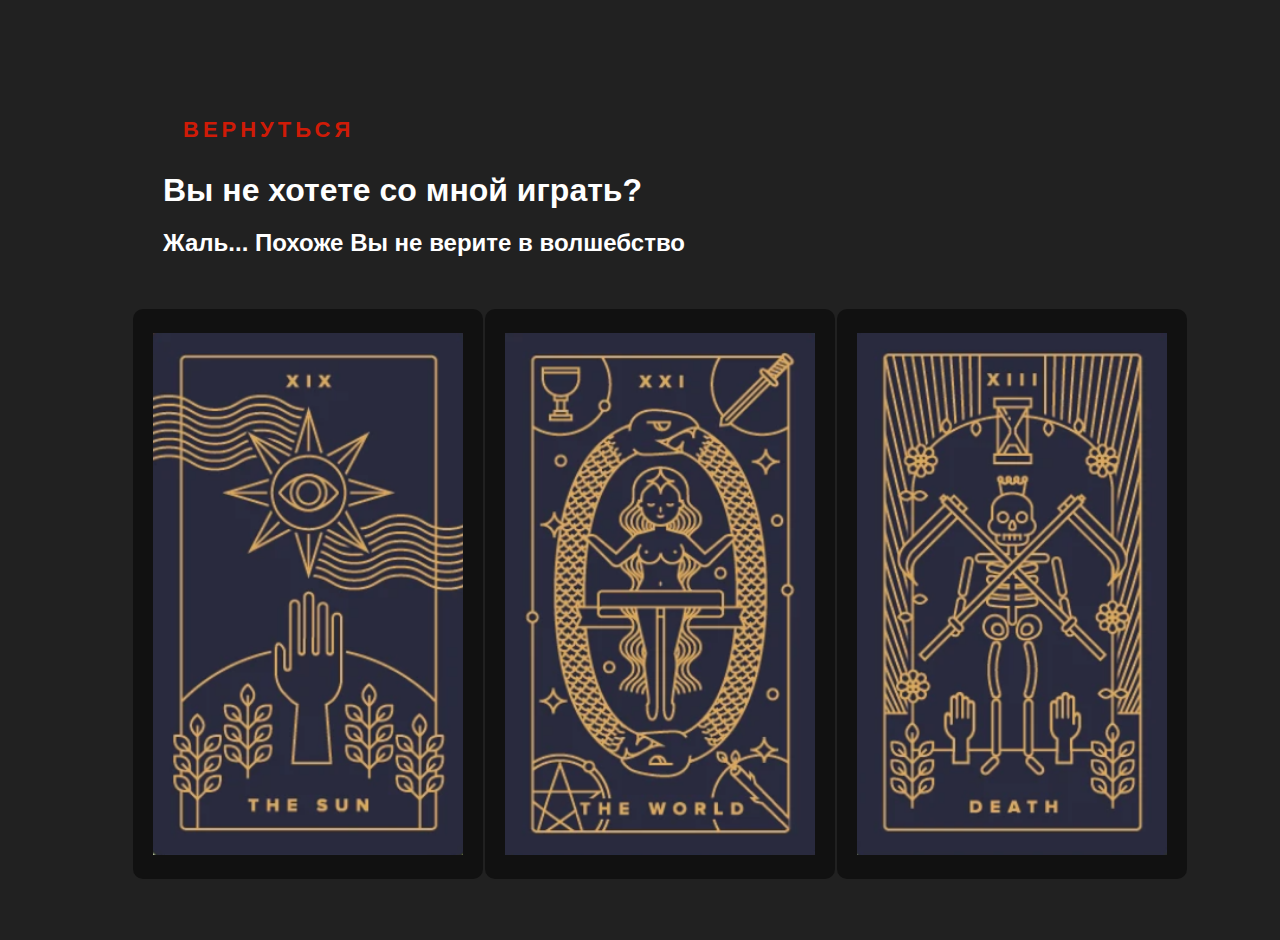
<file: 1.html>
<!doctype html>
<html lang="en">
  <head>
    <!-- Required meta tags -->
    <meta charset="utf-8">
    <meta name="viewport" content="width=device-width, initial-scale=1, shrink-to-fit=no">

    <!-- Bootstrap CSS -->

    <link rel="stylesheet" href="style1.css">
    <link rel="stylesheet" href="script.js">
    <link rel="shortcut icon" href="./img/icon.png">
    <title>BADAKWA</title>

  </head>
  <body>

    <table>
      <tr>
        <td colspan="3">
          <div class="button_flash_1">
            <section>
              <a href="index.html">вернуться</a> 
              <h1 id="demo"></h1>
              <h2 id="game"></h2>
            </section>
            
          </div>
        </td>
      </tr>
      <tr>
        <td>
            <div class="card">
              <div class="face front">
                  <img src="./img/t1.png" alt="">
              </div>
              <div class="face back">
                <a href="#" onclick="openCard()" id="1" data-neon="back">В интернете полно удивительных вещей, которые Вам предстоит открыть</a>
              </div>
            </div>
          </td>
          <td>
            <div class="card">
              <div class="face front">
                  <img src="./img/t2.png" alt="">
              </div>
              <div class="face back">
                  <a href="#" onclick="arithemeticMagic()" id="2" data-neon="back">Я могу угадать дату Вашего рождения</a>
                
              </div>
            </div>
          </td>
          <td>
            <div class="card">
              <div class="face front">
                  <img src="./img/t3.png" alt="">
              </div>
              <div class="face back">
                <a href="#" onclick="mnemonic()" id="3" data-neon="back">Тренируйте память и бдительность!</a>
              </div>
            </div>
            </td>
        
      </tr>
    </table>


    <script src="script.js"></script>
  
  </body>
</html>
</file>
<file: style1.css>
* {
    margin: 0;
    padding: 10px;
    font-family: 'Franklin Gothic Medium', 'Arial Narrow', Arial, sans-serif;
    font-weight: 600;
}
body {
    width: 100%;
    height: 100vh;
    display: flex;
    justify-content: center;
    align-items: center;
    background: #212121;
    color: white;
}
table {
    align-items: center;
    padding: 20px;
}
.button_flash_1 body {
    
        margin: 0;
        padding: 0;
        display: flex;
        justify-content: center;
        min-height: 800px;
        background-color: #212121;
        font-weight: 600;
        
    }
.button_flash_1 a {
        position: relative;
        display: inline-block;
        padding: 15px 30px;
        color: #cf1b07;
        text-transform: uppercase;
        letter-spacing: 4px;
        text-decoration: none;
        font-size: 22px;
        overflow: hidden;
        transition: 0.2s;
        border-radius: 5px;
    }
.button_flash_1 a:hover {
        color: #a12914;
        background: #fbd2aa;
        box-shadow: 0 0 10px#fdbc7b,0 0 40px  #fdbc7b, 0 0 90px#fdbc7b;
    }
.card {
    position: relative;
    width: 230px;
    height: 450px;
    padding: 50px; 
    transform-style: preserve-3d;
}
.card img {
    width: 100%;
    border-radius: 5px;
}
.card .face {
    position: absolute;
    top: 0;
    left: 0;
    width: 100%;
    height: 100%;
    border-radius: 10px;
    display: flex;
    justify-content: center;
    align-items: center;
    backface-visibility: hidden;
    transition: 2s ease-in-out;
    transform: perspective(500px) rotateY(0deg);
}
.card .face.front {
    background:#111;
    
}
.card:hover .face.front {
    transform: perspective(500px) rotateY(180deg);
}
.card .face.back {
    background: #212121;
    color: #111;
    transform: perspective(500px) rotateY(180deg);
}
.card:hover .face.back {
    transform: perspective(500px) rotateY(360deg);
}
.card .face a {
    font-size: 2em;
    transform: perspective(500px) translateZ(80px);
    color:aliceblue;
    position:absolute;
    text-decoration: none;
	top:20%;
	left:30%;
	margin:0;
	padding:0 20px;
	text-shadow: 0 0 10px   #cf1b07;
}
.card .face a:after {
    content:attr(data-neon);
	position: absolute;
	top:0;
	left:0;
	margin: 0;
	padding: 0 20px;
	color: #a12914;
	z-index: -1;
	filter:blur(15px);
}
.card .face a:before {
    content:'';
	position: absolute;
	top:0;
	left:0;
	width:100%;
	height:100%;
	background:#fdbc7b;
	z-index: -2;
	opacity: 0.3;
	filter:blur(30px);
}
</file>
